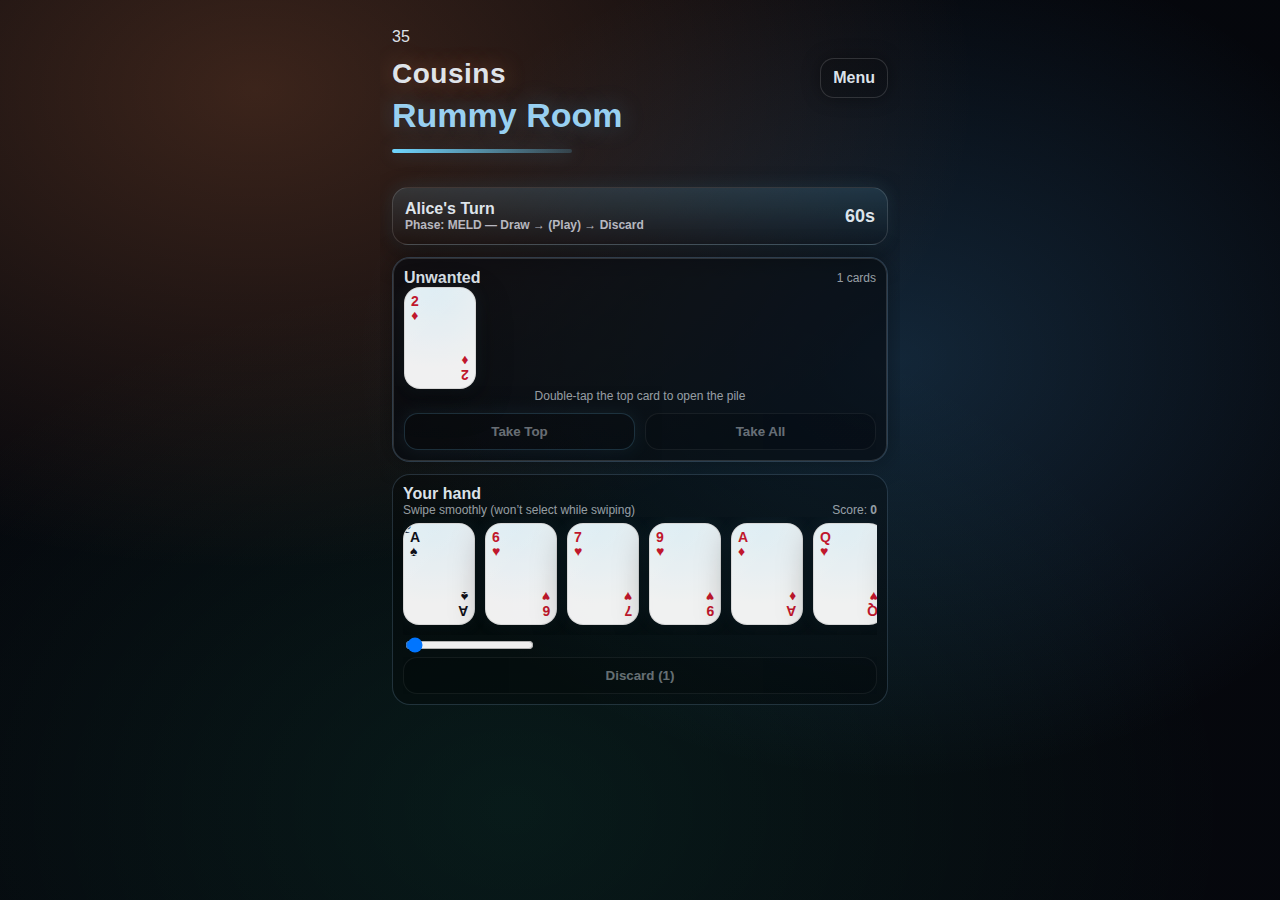
<file: practice.html>
<!doctype html>
<html lang="en">
<head>
  <meta charset="UTF-8" />
  <meta name="viewport" content="width=device-width, initial-scale=1, viewport-fit=cover" />
  <meta name="theme-color" content="#070712" />
  <title>Practice — Cousins Rummy Room</title>
  <link rel="stylesheet" href="style.css" />
  <style>
    /* App centering */
    #app{width:100%;display:flex;justify-content:center;}
    .safe{width:100%;min-height:100vh;display:flex;justify-content:center;align-items:flex-start;padding:16px;}
    .shell{width:100%;max-width:520px;margin:0 auto;}

    /* Sexy header */
    .hdr{display:flex;justify-content:space-between;align-items:flex-start;gap:10px;margin-bottom:10px;}
    .brand{display:flex;flex-direction:column;gap:4px;}
    .title{font-size:34px;font-weight:900;letter-spacing:.3px;}
    .subtitle{
      font-size:28px;font-weight:900;
      color:rgba(190,240,255,.92);
      text-shadow:0 0 12px rgba(111,214,255,.25), 0 18px 50px rgba(0,0,0,.40);
      margin-top:2px;
    }
    .underline{
      height:4px;width:180px;border-radius:999px;margin:10px 0 2px;
      background:linear-gradient(90deg, rgba(111,214,255,1), rgba(111,214,255,.2));
      box-shadow:0 0 18px rgba(111,214,255,.25);
    }
    .exitMini{
      padding:10px 12px;border-radius:14px;
      border:1px solid rgba(255,255,255,.14);
      background:rgba(0,0,0,.16);
      font-weight:900;cursor:pointer;user-select:none;
    }

    /* Turn banner */
    .turnBanner{
      margin-top:10px;
      padding:12px 12px;
      border-radius:16px;
      border:1px solid rgba(255,255,255,.14);
      background:linear-gradient(180deg, rgba(111,214,255,.14), rgba(0,0,0,.18));
      box-shadow:0 12px 30px rgba(0,0,0,.35), 0 0 18px rgba(111,214,255,.12);
      display:flex;justify-content:space-between;align-items:center;gap:10px;
      font-weight:900;
    }
    .turnBanner .muted{font-weight:800;color:rgba(242,243,255,.72);font-size:12px;}
    .danger{color:#ffd6dd;text-shadow:0 0 14px rgba(255,78,106,.25);}

    /* Setup UI */
    .grid{display:flex;flex-direction:column;gap:12px;}
    .pills{display:flex;gap:10px;flex-wrap:wrap;}
    .pill{
      padding:10px 12px;border-radius:14px;
      border:1px solid rgba(255,255,255,.14);
      background:rgba(0,0,0,.16);
      font-weight:900;cursor:pointer;
    }
    .pill.active{outline:2px solid rgba(111,214,255,.65);box-shadow:0 0 16px rgba(111,214,255,.18);}

    /* Table / seats */
    .gameArea{display:flex;flex-direction:column;gap:10px;}
    .seatRow{display:flex;justify-content:space-between;gap:10px;flex-wrap:wrap;}
    .seatBox{
      flex:1;min-width:140px;
      background:rgba(0,0,0,.18);
      border:1px solid rgba(255,255,255,.14);
      border-radius:16px;padding:10px;
      transition: box-shadow .15s ease, border-color .15s ease;
    }
    .seatBox.activeTurn{
      border-color:rgba(111,214,255,.55);
      box-shadow:0 0 0 3px rgba(111,214,255,.12), 0 0 18px rgba(111,214,255,.10);
    }

    .centerRow{display:flex;gap:10px;justify-content:space-between;}
    .pileBox{
      flex:1;
      background:rgba(0,0,0,.18);
      border:1px solid rgba(255,255,255,.14);
      border-radius:16px;padding:10px;text-align:center;
    }

    /* HAND SLIDER (always scrollable) */
    #hand{
      display:flex;
      gap:10px;
      overflow-x:auto;
      -webkit-overflow-scrolling: touch;
      padding:6px 2px 10px;
    }
    #hand::-webkit-scrollbar{display:none;}

    /* Meld strip */
    .meldTap{
      display:flex;gap:10px;overflow-x:auto;
      -webkit-overflow-scrolling:touch;
      padding:6px 2px 10px;
      border-radius:14px;
      border:1px solid rgba(255,255,255,.10);
      background:rgba(0,0,0,.10);
      cursor:pointer;
    }
    .meldTap::-webkit-scrollbar{display:none;}
    .meldTap.active{
      border-color:rgba(111,214,255,.45);
      box-shadow:0 0 0 3px rgba(111,214,255,.10);
    }

    /* Playing cards */
    .card{
      width:72px;height:102px;border-radius:16px;
      border:1px solid rgba(0,0,0,.10);
      background:rgba(255,255,255,.94);
      box-shadow:0 12px 34px rgba(0,0,0,.35), 0 0 18px rgba(111,214,255,.08);
      color:#101018; position:relative; overflow:hidden;
      user-select:none; cursor:pointer; flex:0 0 auto;
    }
    .card::before{
      content:"";
      position:absolute; inset:-30% -30%;
      background:
        radial-gradient(circle at 30% 20%, rgba(111,214,255,.18), transparent 55%),
        linear-gradient(120deg, rgba(255,255,255,.35), transparent 45%);
      transform: rotate(18deg);
      pointer-events:none;
    }
    .card.red{color:#c0172c;}
    .card.black{color:#101018;}
    .card.sel{outline:3px solid rgba(111,214,255,.65); transform: translateY(-2px);}

    .corner{position:absolute;font-weight:900;font-size:14px;line-height:1.0;display:flex;flex-direction:column;gap:3px;}
    .tl{top:8px;left:8px;}
    .br{bottom:8px;right:8px;transform:rotate(180deg);}
    .pip{position:absolute;inset:0;display:flex;align-items:center;justify-content:center;font-size:28px;font-weight:900;opacity:.88;}

    /* Deck stack (shrinks based on cards left) */
    .deckStack{
      width:78px;height:110px;margin:8px auto 0;
      position:relative;cursor:pointer;user-select:none;
    }
    .deckStack .back{
      position:absolute;inset:0;
      border-radius:16px;
      border:1px solid rgba(255,255,255,.20);
      background: linear-gradient(180deg, rgba(111,214,255,.20), rgba(0,0,0,.35));
      box-shadow:0 12px 28px rgba(0,0,0,.45), 0 0 18px rgba(111,214,255,.12);
    }
    .deckStack .label{
      position:absolute;inset:0;
      display:flex;align-items:center;justify-content:center;
      font-weight:900;color:rgba(242,243,255,.92);
      text-shadow:0 0 14px rgba(111,214,255,.18);
    }

    /* Unwanted: top card shown, tap to open peek strip */
    .hint{font-size:12px;color:rgba(242,243,255,.72);margin-top:8px;}
    .peekWrap{margin-top:10px;}
    .peekStrip{
      display:flex;gap:10px;
      overflow-x:auto;-webkit-overflow-scrolling:touch;
      padding:10px 6px;
      scroll-snap-type:x mandatory;
      scroll-padding:40px;
      border-radius:14px;
      border:1px solid rgba(255,255,255,.12);
      background:rgba(0,0,0,.14);
    }
    .peekStrip::-webkit-scrollbar{display:none;}
    .peekCard{
      scroll-snap-align:center;
      flex:0 0 auto;
      transform:scale(.92);
      opacity:.78;
      transition:transform .12s ease, opacity .12s ease, box-shadow .12s ease;
    }
    .peekCard.active{
      transform:scale(1.02);
      opacity:1;
      box-shadow:0 0 18px rgba(111,214,255,.12);
    }

    .btnRow{display:flex;gap:10px;}
    .btnRow .btn{flex:1;}
    .note{font-size:12px;color:rgba(242,243,255,.72);}

    @media (max-width:360px){
      .card{width:66px;height:94px;}
      .deckStack{width:72px;height:104px;}
    }
  </style>
</head>
<body>
  <div class="bg"></div>
  <div id="app"></div>
  <script src="practice.js"></script>
</body>
</html>
</file>
<file: style.css>
/* ===== Cousins Rummy Room — Mobile App Layout (ONE SCREEN) ===== */

:root{
  --panel: rgba(10,14,22,.55);
  --stroke: rgba(160,210,255,.22);
  --text: rgba(240,248,255,.92);
  --muted: rgba(240,248,255,.62);
  --danger: #ff5b5b;

  /* Responsive card size */
  --card-w: clamp(44px, 12vw, 72px);
  --card-h: calc(var(--card-w) * 1.35);
  --gap: 10px;
}

*{ box-sizing:border-box; -webkit-tap-highlight-color: transparent; }
html, body{
  margin:0;
  padding:0;
  height:100%;
  background:#000;
  color:var(--text);
  font-family: ui-sans-serif, -apple-system, BlinkMacSystemFont, "Segoe UI", Roboto, Arial;
  overflow:hidden; /* stop page scrolling */
}

/* dynamic viewport fixes iPhone Safari */
.safe{
  height:100dvh;
  width:100vw;
  overflow:hidden;
  display:flex;
  justify-content:center;
  align-items:stretch;
  background:
    radial-gradient(1200px 800px at 20% 10%, rgba(255,140,80,.22), transparent 60%),
    radial-gradient(900px 700px at 70% 40%, rgba(80,180,255,.18), transparent 60%),
    radial-gradient(1200px 900px at 40% 90%, rgba(40,255,180,.08), transparent 60%),
    linear-gradient(180deg, rgba(6,8,14,.86), rgba(6,8,14,.92));
}

.shell{
  width:min(980px, 100vw);
  height:100%;
  padding:12px;
  overflow:hidden;
  display:flex;
  flex-direction:column;
  gap:12px;
}

/* header */
.hdr{
  display:flex;
  justify-content:space-between;
  align-items:flex-start;
  gap:12px;
}
.brand .title{
  font-size:28px;
  font-weight:900;
  letter-spacing:.5px;
  text-shadow: 0 0 22px rgba(255,155,105,.35);
}
.brand .subtitle{
  font-size:34px;
  font-weight:900;
  color:rgba(160,220,255,.95);
  text-shadow: 0 0 26px rgba(100,200,255,.28);
  margin-top:2px;
}
.underline{
  width:220px;
  height:4px;
  border-radius:999px;
  background: linear-gradient(90deg, rgba(110,220,255,.0), rgba(110,220,255,.9), rgba(110,220,255,.0));
  box-shadow: 0 0 20px rgba(110,220,255,.45);
  margin-top:8px;
}
.exitMini{
  padding:8px 12px;
  border-radius:12px;
  border:1px solid var(--stroke);
  background: rgba(0,0,0,.25);
  box-shadow: 0 0 18px rgba(0,0,0,.35);
  user-select:none;
}

/* turn banner */
.turnBanner{
  display:flex;
  justify-content:space-between;
  align-items:center;
  padding:10px 12px;
  border-radius:16px;
  background: var(--panel);
  border:1px solid var(--stroke);
  box-shadow: 0 0 26px rgba(0,0,0,.35);
}
.turnBanner .muted{ color:var(--muted); font-size:12px; }
.danger{ color:var(--danger); font-weight:900; }

/* panel */
.panel{
  background: var(--panel);
  border:1px solid var(--stroke);
  border-radius:18px;
  box-shadow: 0 0 26px rgba(0,0,0,.35);
  overflow:hidden;
}

/* ===== game area is fixed height and NEVER makes the page scroll ===== */
.gameArea{
  flex:1;
  min-height:0; /* key to allow internal scrolling */
  padding:12px;
  display:flex;
  flex-direction:column;
  gap:12px;
  overflow:hidden;
}

/* opponents row */
.seatRow{
  display:flex;
  gap:10px;
  overflow-x:auto;
  -webkit-overflow-scrolling: touch;
  padding-bottom:4px;
}
.seatBox{
  min-width:180px;
  border-radius:16px;
  padding:10px;
  background: rgba(0,0,0,.22);
  border:1px solid rgba(160,210,255,.16);
}
.seatBox b{ font-size:14px; }
.small{ font-size:12px; color:var(--muted); }
.activeTurn{
  box-shadow: 0 0 0 2px rgba(120,210,255,.45), 0 0 28px rgba(120,210,255,.16);
}

/* deck + unwanted area */
.centerRow{
  display:grid;
  grid-template-columns: 1fr 1fr;
  gap:12px;
  min-height:0;
}
.pileBox{
  border-radius:16px;
  padding:10px;
  background: rgba(0,0,0,.22);
  border:1px solid rgba(160,210,255,.16);
  overflow:hidden;
}

/* deck stack with real-ish back design */
.deckStack{
  position:relative;
  width: calc(var(--card-w) + 18px);
  height: calc(var(--card-h) + 18px);
  margin:10px auto 6px;
}
.back{
  position:absolute;
  inset:0;
  border-radius:14px;
  border:1px solid rgba(255,255,255,.18);
  box-shadow: 0 0 28px rgba(0,0,0,.35);
  background:
    radial-gradient(circle at 30% 30%, rgba(255,255,255,.10), transparent 60%),
    linear-gradient(135deg, rgba(80,160,255,.35), rgba(40,255,200,.18)),
    repeating-linear-gradient(45deg, rgba(255,255,255,.10) 0 6px, rgba(255,255,255,.02) 6px 12px);
}
.deckStack .label{
  position:absolute;
  left:50%;
  top:50%;
  transform:translate(-50%,-50%);
  font-weight:900;
  letter-spacing:1px;
  opacity:.85;
}

/* unwanted top card */
.hint{ font-size:11px; color:var(--muted); text-align:center; margin-top:6px; }
.peekWrap{
  margin-top:10px;
  overflow:hidden;
}
.peekStrip{
  display:flex;
  gap:8px;
  overflow-x:auto;
  -webkit-overflow-scrolling: touch;
  padding:6px 2px 8px;
}
.peekCard{
  flex:0 0 auto;
  opacity:.85;
  transform: scale(.94);
}
.peekCard.active{
  opacity:1;
  transform: scale(1);
  filter: drop-shadow(0 0 10px rgba(120,210,255,.20));
}

/* cards */
.card{
  width: var(--card-w);
  height: var(--card-h);
  border-radius:14px;
  background: rgba(255,255,255,.96);
  border:1px solid rgba(0,0,0,.10);
  position:relative;
  overflow:hidden;
  box-shadow: 0 10px 22px rgba(0,0,0,.25);
  user-select:none;
}
.card::before{
  content:"";
  position:absolute;
  inset:0;
  background: radial-gradient(circle at 20% 20%, rgba(255,255,255,.70), transparent 45%);
  opacity:.85;
}
.card.red{ color:#d81e2f; }
.card.black{ color:#111; }

.corner{
  position:absolute;
  font-weight:900;
  font-size:12px;
  line-height:1.05;
}
.corner.tl{ top:6px; left:6px; }
.corner.br{ bottom:6px; right:6px; transform: rotate(180deg); }

.pip{
  position:absolute;
  left:50%;
  top:50%;
  transform:translate(-50%,-50%);
  font-size:28px;
  opacity:.95;
}

/* selected card */
.card.sel{
  outline:2px solid rgba(120,210,255,.9);
  box-shadow: 0 0 0 2px rgba(120,210,255,.35), 0 12px 26px rgba(0,0,0,.30);
  transform: translateY(-4px);
}

/* buttons */
.btnRow{
  display:flex;
  gap:10px;
}
.btn{
  width:100%;
  padding:10px 12px;
  border-radius:14px;
  border:1px solid rgba(255,255,255,.14);
  background: rgba(0,0,0,.25);
  color:var(--text);
  font-weight:800;
}
.btn.cyan{
  border:1px solid rgba(120,210,255,.40);
  box-shadow: 0 0 18px rgba(120,210,255,.16);
}
.btn:disabled{
  opacity:.45;
}

/* ===== Meld tray is COLLAPSIBLE and horizontal, so no long page ===== */
.meldTray{
  border-radius:16px;
  padding:10px;
  background: rgba(0,0,0,.22);
  border:1px solid rgba(160,210,255,.16);
}
.meldTrayHead{
  display:flex;
  justify-content:space-between;
  align-items:center;
}
.meldTrayBody{
  margin-top:8px;
  display:flex;
  gap:10px;
  overflow-x:auto;
  -webkit-overflow-scrolling: touch;
  padding-bottom:6px;
}
.meldBlock{
  flex:0 0 auto;
  border-radius:14px;
  padding:8px;
  background: rgba(255,255,255,.06);
  border:1px solid rgba(160,210,255,.12);
}
.meldTap.active{
  box-shadow: 0 0 0 2px rgba(120,210,255,.45);
}

/* ===== Bottom fixed “hand bar” ===== */
.handBar{
  border-radius:18px;
  padding:10px;
  background: rgba(0,0,0,.28);
  border:1px solid rgba(160,210,255,.18);
  overflow:hidden;
}
.handHead{
  display:flex;
  justify-content:space-between;
  align-items:flex-end;
}
#hand{
  display:flex;
  gap:10px;
  overflow-x:auto;
  -webkit-overflow-scrolling: touch;
  padding:10px 2px 6px;
  scroll-snap-type:x mandatory;
}
#hand .card{ scroll-snap-align:start; }

/* small screens */
@media (max-width: 420px){
  .brand .subtitle{ font-size:30px; }
  .seatBox{ min-width:160px; }
  .centerRow{ grid-template-columns: 1fr; }
}
</file>
